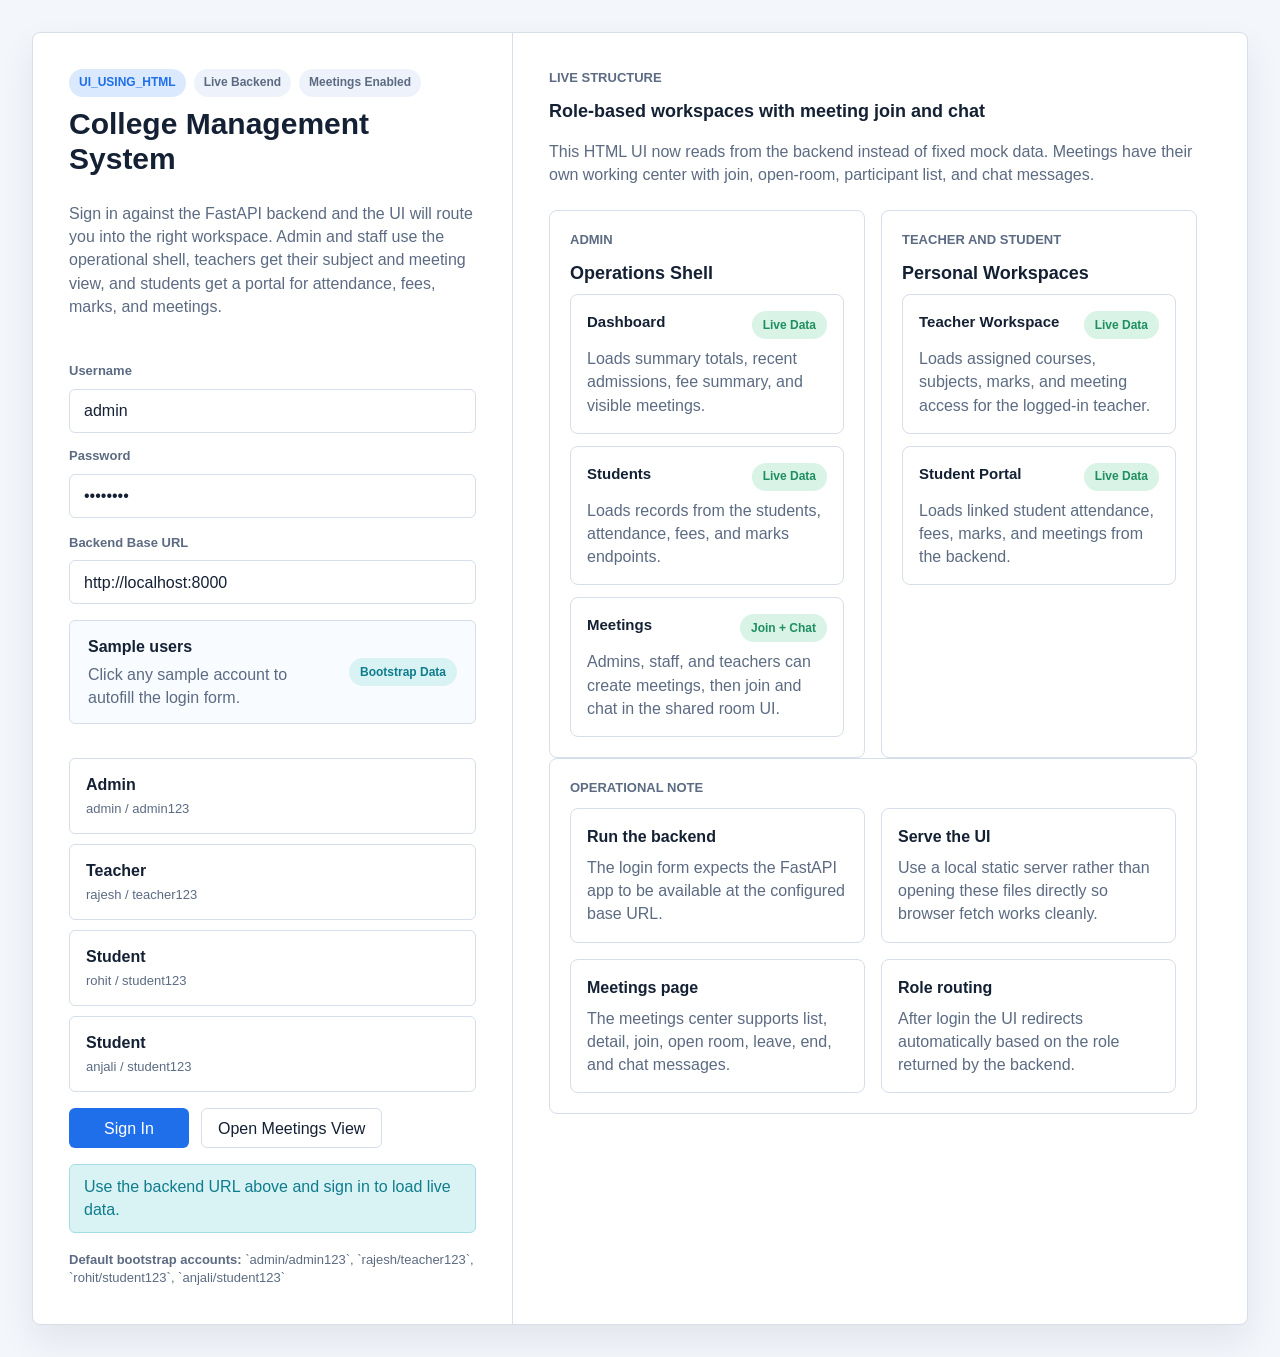
<file: UI_USING_HTML/index.html>
<!DOCTYPE html>
<html lang="en">
<head>
    <meta charset="UTF-8">
    <meta name="viewport" content="width=device-width, initial-scale=1.0">
    <title>CMS Login</title>
    <link rel="stylesheet" href="assets/css/styles.css">
</head>
<body class="login-page">
<main class="login-shell">
    <section class="auth-panel">
        <div>
            <div class="brand-lockup">
                <div class="brand-meta">
                    <span class="role-chip">UI_USING_HTML</span>
                    <span class="tag">Live Backend</span>
                    <span class="tag">Meetings Enabled</span>
                </div>
                <h1 class="brand-name">College Management System</h1>
                <p class="auth-copy muted">
                    Sign in against the FastAPI backend and the UI will route you into the right workspace.
                    Admin and staff use the operational shell, teachers get their subject and meeting view,
                    and students get a portal for attendance, fees, marks, and meetings.
                </p>
            </div>

            <div id="active-session"></div>

            <form class="auth-form" id="login-form">
                <div class="field-grid">
                    <div class="field">
                        <label for="username">Username</label>
                        <input id="username" type="text" value="admin" placeholder="Enter username">
                    </div>
                    <div class="field">
                        <label for="password">Password</label>
                        <input id="password" type="password" value="admin123" placeholder="Enter password">
                    </div>
                </div>

                <div class="field-grid">
                    <div class="field">
                        <label for="api-base">Backend Base URL</label>
                        <input id="api-base" type="url" value="http://localhost:8000" placeholder="http://localhost:8000">
                    </div>
                </div>

                <div class="notice-strip">
                    <div>
                        <strong>Sample users</strong>
                        <span class="muted">Click any sample account to autofill the login form.</span>
                    </div>
                    <span class="status-badge info">Bootstrap Data</span>
                </div>

                <div id="sample-users" class="credential-grid"></div>

                <div class="button-row">
                    <button class="button" type="submit">Sign In</button>
                    <a class="button-secondary" href="meetings.html">Open Meetings View</a>
                </div>

                <div id="login-status" class="status-banner info">Use the backend URL above and sign in to load live data.</div>
            </form>
        </div>

        <div class="footer-note">
            <strong>Default bootstrap accounts:</strong> `admin/admin123`, `rajesh/teacher123`, `rohit/student123`, `anjali/student123`
        </div>
    </section>

    <aside class="auth-aside">
        <span class="section-kicker">Live Structure</span>
        <h2 class="section-title">Role-based workspaces with meeting join and chat</h2>
        <p class="muted">
            This HTML UI now reads from the backend instead of fixed mock data. Meetings have their own
            working center with join, open-room, participant list, and chat messages.
        </p>

        <div class="overview-grid">
            <section class="overview-panel">
                <span class="section-kicker">Admin</span>
                <h3 class="page-panel-title">Operations Shell</h3>
                <div class="list-stack">
                    <article class="list-item">
                        <div class="list-item-header">
                            <h4>Dashboard</h4>
                            <span class="status-badge success">Live Data</span>
                        </div>
                        <p>Loads summary totals, recent admissions, fee summary, and visible meetings.</p>
                    </article>
                    <article class="list-item">
                        <div class="list-item-header">
                            <h4>Students</h4>
                            <span class="status-badge success">Live Data</span>
                        </div>
                        <p>Loads records from the students, attendance, fees, and marks endpoints.</p>
                    </article>
                    <article class="list-item">
                        <div class="list-item-header">
                            <h4>Meetings</h4>
                            <span class="status-badge success">Join + Chat</span>
                        </div>
                        <p>Admins, staff, and teachers can create meetings, then join and chat in the shared room UI.</p>
                    </article>
                </div>
            </section>

            <section class="overview-panel">
                <span class="section-kicker">Teacher and Student</span>
                <h3 class="page-panel-title">Personal Workspaces</h3>
                <div class="list-stack">
                    <article class="list-item">
                        <div class="list-item-header">
                            <h4>Teacher Workspace</h4>
                            <span class="status-badge success">Live Data</span>
                        </div>
                        <p>Loads assigned courses, subjects, marks, and meeting access for the logged-in teacher.</p>
                    </article>
                    <article class="list-item">
                        <div class="list-item-header">
                            <h4>Student Portal</h4>
                            <span class="status-badge success">Live Data</span>
                        </div>
                        <p>Loads linked student attendance, fees, marks, and meetings from the backend.</p>
                    </article>
                </div>
            </section>
        </div>

        <section class="page-panel">
            <span class="section-kicker">Operational Note</span>
            <div class="mini-grid">
                <article class="mini-card">
                    <h4>Run the backend</h4>
                    <p class="muted">The login form expects the FastAPI app to be available at the configured base URL.</p>
                </article>
                <article class="mini-card">
                    <h4>Serve the UI</h4>
                    <p class="muted">Use a local static server rather than opening these files directly so browser fetch works cleanly.</p>
                </article>
                <article class="mini-card">
                    <h4>Meetings page</h4>
                    <p class="muted">The meetings center supports list, detail, join, open room, leave, end, and chat messages.</p>
                </article>
                <article class="mini-card">
                    <h4>Role routing</h4>
                    <p class="muted">After login the UI redirects automatically based on the role returned by the backend.</p>
                </article>
            </div>
        </section>
    </aside>
</main>
<script type="module" src="assets/js/index.js"></script>
</body>
</html>
</file>
<file: UI_USING_HTML/assets/css/styles.css>
:root {
    color-scheme: light;
    --bg: #f3f6fb;
    --surface: #ffffff;
    --surface-alt: #e9eff8;
    --border: #d6deea;
    --text: #142033;
    --muted: #5c6b82;
    --primary: #1f6feb;
    --primary-soft: #dbe9ff;
    --success: #1f8f5f;
    --success-soft: #d9f3e6;
    --warning: #b77700;
    --warning-soft: #fff0cf;
    --danger: #c13c3c;
    --danger-soft: #ffe0e0;
    --info: #0f7c8c;
    --info-soft: #d9f3f5;
    --shadow: 0 16px 36px rgba(20, 32, 51, 0.08);
    --radius: 8px;
    --sidebar-width: 272px;
    --content-width: 1340px;
    --font: "Segoe UI", Arial, Helvetica, sans-serif;
}

* {
    box-sizing: border-box;
}

html {
    min-height: 100%;
}

body {
    min-height: 100vh;
    margin: 0;
    background: var(--bg);
    color: var(--text);
    font-family: var(--font);
    line-height: 1.45;
}

a {
    color: inherit;
    text-decoration: none;
}

button,
input,
select,
textarea {
    font: inherit;
}

.button-row,
.toolbar-actions,
.topbar-actions,
.launch-grid {
    display: flex;
    flex-wrap: wrap;
    gap: 12px;
}

.button,
.button-secondary,
.button-quiet,
.button-danger {
    display: inline-flex;
    align-items: center;
    justify-content: center;
    min-width: 120px;
    min-height: 40px;
    padding: 0 16px;
    border-radius: 6px;
    border: 1px solid transparent;
    cursor: pointer;
    transition: background 0.18s ease, border-color 0.18s ease, color 0.18s ease;
}

.button {
    background: var(--primary);
    color: #ffffff;
}

.button:hover {
    background: #175fd0;
}

.button-secondary {
    background: #ffffff;
    border-color: var(--border);
    color: var(--text);
}

.button-secondary:hover,
.button-quiet:hover {
    background: #eef3fb;
}

.button-quiet {
    background: transparent;
    border-color: var(--border);
    color: var(--muted);
}

.button-danger {
    background: var(--danger-soft);
    border-color: #f2b4b4;
    color: var(--danger);
}

.compact-button {
    min-width: 0;
    min-height: 34px;
    padding: 0 12px;
}

.status-badge,
.role-chip,
.tag {
    display: inline-flex;
    align-items: center;
    min-height: 28px;
    padding: 0 10px;
    border-radius: 999px;
    font-size: 12px;
    font-weight: 600;
    letter-spacing: 0;
    white-space: nowrap;
}

.status-badge {
    border: 1px solid transparent;
}

.status-badge.success {
    background: var(--success-soft);
    color: var(--success);
}

.status-badge.warning {
    background: var(--warning-soft);
    color: var(--warning);
}

.status-badge.danger {
    background: var(--danger-soft);
    color: var(--danger);
}

.status-badge.info {
    background: var(--info-soft);
    color: var(--info);
}

.role-chip {
    background: var(--primary-soft);
    color: var(--primary);
}

.tag {
    background: #eef3fb;
    color: var(--muted);
}

.inline-link {
    color: var(--primary);
    font-weight: 600;
}

.inline-link:hover {
    text-decoration: underline;
}

.muted {
    color: var(--muted);
}

.strong {
    font-weight: 700;
}

.login-page {
    display: flex;
    justify-content: center;
    padding: 32px;
}

.login-shell {
    display: grid;
    grid-template-columns: minmax(320px, 480px) minmax(360px, 720px);
    width: min(100%, 1320px);
    min-height: calc(100vh - 64px);
    background: var(--surface);
    border: 1px solid var(--border);
    border-radius: var(--radius);
    box-shadow: var(--shadow);
    overflow: hidden;
}

.auth-panel,
.auth-aside {
    padding: 36px;
}

.auth-panel {
    display: flex;
    flex-direction: column;
    justify-content: space-between;
    border-right: 1px solid var(--border);
}

.brand-lockup {
    display: flex;
    flex-direction: column;
    gap: 10px;
}

.brand-name {
    margin: 0;
    font-size: 30px;
    line-height: 1.15;
}

.brand-meta {
    display: flex;
    flex-wrap: wrap;
    gap: 8px;
}

.auth-copy {
    max-width: 420px;
}

.auth-form {
    display: grid;
    gap: 16px;
    margin-top: 28px;
}

.field-grid {
    display: grid;
    gap: 14px;
}

.field-grid.two {
    grid-template-columns: repeat(2, minmax(0, 1fr));
}

.field {
    display: grid;
    gap: 8px;
}

.field label {
    font-size: 13px;
    font-weight: 600;
    color: var(--muted);
}

.field input,
.field select,
.field textarea,
.search-input {
    width: 100%;
    min-height: 44px;
    padding: 0 14px;
    border: 1px solid var(--border);
    border-radius: 6px;
    background: #ffffff;
    color: var(--text);
}

.field textarea {
    min-height: 120px;
    padding: 12px 14px;
    resize: vertical;
}

.field input:focus,
.field select:focus,
.field textarea:focus,
.search-input:focus {
    outline: 2px solid rgba(31, 111, 235, 0.12);
    border-color: var(--primary);
}

.auth-support,
.overview-grid,
.section-grid,
.panel-grid,
.stats-grid,
.mini-grid,
.detail-grid {
    display: grid;
    gap: 16px;
}

.overview-grid {
    grid-template-columns: repeat(2, minmax(0, 1fr));
    margin-top: 24px;
}

.overview-panel,
.page-panel,
.mini-card,
.stat-card,
.detail-panel,
.list-item {
    background: var(--surface);
    border: 1px solid var(--border);
    border-radius: var(--radius);
}

.overview-panel,
.page-panel,
.detail-panel {
    padding: 20px;
}

.page-panel.scroll {
    overflow: auto;
}

.page-panel-title,
.section-title {
    margin: 0 0 8px;
    font-size: 18px;
}

.section-kicker {
    display: block;
    margin-bottom: 10px;
    color: var(--muted);
    font-size: 13px;
    font-weight: 600;
    text-transform: uppercase;
}

.app-shell {
    display: grid;
    grid-template-columns: var(--sidebar-width) minmax(0, 1fr);
    min-height: 100vh;
}

.sidebar {
    position: sticky;
    top: 0;
    height: 100vh;
    padding: 24px 18px;
    background: #111a2b;
    color: #edf3ff;
    display: grid;
    gap: 18px;
    align-content: start;
}

.sidebar-brand {
    display: grid;
    gap: 8px;
}

.sidebar-brand h1 {
    margin: 0;
    font-size: 22px;
}

.sidebar-brand p,
.sidebar-note {
    margin: 0;
    color: #b4c1d8;
    font-size: 13px;
}

.sidebar-toggle {
    display: none;
}

.nav-group {
    display: grid;
    gap: 6px;
}

.nav-label {
    padding: 0 10px;
    color: #b4c1d8;
    font-size: 12px;
    font-weight: 700;
    text-transform: uppercase;
}

.nav-link,
.nav-text {
    display: flex;
    align-items: center;
    min-height: 42px;
    padding: 0 12px;
    border-radius: 6px;
    color: #edf3ff;
}

.nav-link:hover {
    background: rgba(255, 255, 255, 0.08);
}

.nav-link.active {
    background: rgba(31, 111, 235, 0.24);
    color: #ffffff;
}

.nav-text {
    color: #b4c1d8;
}

.app-content {
    min-width: 0;
}

.topbar {
    position: sticky;
    top: 0;
    z-index: 3;
    display: flex;
    align-items: center;
    justify-content: space-between;
    gap: 16px;
    padding: 18px 28px;
    background: rgba(243, 246, 251, 0.92);
    border-bottom: 1px solid var(--border);
    backdrop-filter: blur(10px);
}

.topbar-left,
.topbar-right {
    display: flex;
    align-items: center;
    gap: 12px;
}

.topbar h2 {
    margin: 0;
    font-size: 22px;
}

.search-wrap {
    width: min(100%, 320px);
}

.content-wrap {
    width: min(100%, var(--content-width));
    margin: 0 auto;
    padding: 24px 28px 40px;
}

.page-header {
    display: flex;
    align-items: flex-start;
    justify-content: space-between;
    gap: 18px;
    margin-bottom: 24px;
}

.page-header h3 {
    margin: 0;
    font-size: 28px;
    line-height: 1.15;
}

.page-header p {
    margin: 6px 0 0;
    color: var(--muted);
}

.stats-grid {
    grid-template-columns: repeat(4, minmax(0, 1fr));
    margin-bottom: 24px;
}

.stat-card {
    padding: 18px;
}

.stat-label {
    margin: 0 0 10px;
    color: var(--muted);
    font-size: 13px;
    font-weight: 600;
}

.stat-value {
    margin: 0;
    font-size: 28px;
    line-height: 1.1;
}

.stat-note {
    margin: 10px 0 0;
    color: var(--muted);
    font-size: 13px;
}

.panel-grid {
    grid-template-columns: 2fr 1.2fr;
    margin-bottom: 24px;
}

.section-grid {
    grid-template-columns: repeat(2, minmax(0, 1fr));
}

.split-layout {
    display: grid;
    grid-template-columns: minmax(0, 1.8fr) minmax(280px, 0.9fr);
    gap: 16px;
}

.mini-grid {
    grid-template-columns: repeat(2, minmax(0, 1fr));
}

.mini-card {
    padding: 16px;
}

.mini-card h4,
.detail-panel h4 {
    margin: 0 0 8px;
    font-size: 16px;
}

.mini-card p,
.detail-panel p {
    margin: 0;
}

.list-stack {
    display: grid;
    gap: 12px;
}

.list-item {
    padding: 16px;
}

.list-item-header {
    display: flex;
    align-items: flex-start;
    justify-content: space-between;
    gap: 12px;
    margin-bottom: 8px;
}

.list-item h4 {
    margin: 0;
    font-size: 15px;
}

.list-item p {
    margin: 0;
    color: var(--muted);
}

.inline-meta,
.meta-row {
    display: flex;
    flex-wrap: wrap;
    gap: 8px 12px;
    margin-top: 10px;
    color: var(--muted);
    font-size: 13px;
}

.data-table {
    width: 100%;
    border-collapse: collapse;
}

.data-table th,
.data-table td {
    padding: 14px 12px;
    text-align: left;
    vertical-align: top;
    border-bottom: 1px solid var(--border);
}

.data-table th {
    color: var(--muted);
    font-size: 12px;
    font-weight: 700;
    text-transform: uppercase;
}

.data-table tbody tr:hover {
    background: #f8fbff;
}

.table-wrap {
    overflow: auto;
}

.toolbar {
    display: flex;
    align-items: center;
    justify-content: space-between;
    gap: 16px;
    margin-bottom: 18px;
}

.filter-panel {
    margin-bottom: 18px;
}

.filter-panel .field-grid {
    margin-top: 12px;
}

.detail-panel {
    display: grid;
    gap: 16px;
}

.detail-grid {
    grid-template-columns: repeat(2, minmax(0, 1fr));
}

.detail-pair {
    display: grid;
    gap: 4px;
}

.detail-pair span {
    color: var(--muted);
    font-size: 12px;
    font-weight: 600;
    text-transform: uppercase;
}

.detail-pair strong {
    font-size: 15px;
}

.timeline {
    display: grid;
    gap: 12px;
}

.timeline-item {
    display: grid;
    gap: 6px;
    padding-left: 14px;
    border-left: 3px solid var(--surface-alt);
}

.timeline-item .meta {
    color: var(--muted);
    font-size: 13px;
}

.notice-strip {
    display: flex;
    align-items: center;
    justify-content: space-between;
    gap: 12px;
    padding: 14px 18px;
    border: 1px solid var(--border);
    border-radius: 6px;
    background: #f8fbff;
    margin-bottom: 18px;
}

.notice-strip strong {
    display: block;
    margin-bottom: 4px;
}

.stack {
    display: grid;
    gap: 16px;
}

.footer-note {
    margin-top: 18px;
    color: var(--muted);
    font-size: 13px;
}

.status-banner {
    display: flex;
    align-items: center;
    min-height: 42px;
    padding: 10px 14px;
    border: 1px solid var(--border);
    border-radius: 6px;
    background: #f8fbff;
    color: var(--text);
}

.status-banner.compact {
    min-height: 36px;
    padding: 8px 12px;
    font-size: 13px;
}

.status-banner.success {
    background: var(--success-soft);
    border-color: #addabf;
    color: var(--success);
}

.status-banner.info {
    background: var(--info-soft);
    border-color: #a5dce3;
    color: var(--info);
}

.status-banner.error {
    background: var(--danger-soft);
    border-color: #f0b0b0;
    color: var(--danger);
}

.credential-grid {
    display: grid;
    gap: 10px;
}

.credential-card {
    display: grid;
    gap: 4px;
    width: 100%;
    padding: 14px 16px;
    border: 1px solid var(--border);
    border-radius: 6px;
    background: #ffffff;
    color: var(--text);
    text-align: left;
    cursor: pointer;
}

.credential-card:hover {
    background: #f7faff;
    border-color: #bed3f2;
}

.credential-card span {
    color: var(--muted);
    font-size: 13px;
}

.topbar-user {
    display: grid;
    gap: 2px;
    padding: 0 4px;
}

.topbar-user strong {
    font-size: 14px;
}

.topbar-user span {
    color: var(--muted);
    font-size: 12px;
}

.empty-state,
.loading-state {
    display: grid;
    gap: 8px;
    padding: 16px;
    border: 1px dashed var(--border);
    border-radius: 6px;
    background: #f9fbfe;
    color: var(--muted);
}

.empty-state h4,
.loading-state h4 {
    margin: 0;
    color: var(--text);
    font-size: 16px;
}

.empty-state p,
.loading-state p {
    margin: 0;
}

.error-state {
    border-style: solid;
    border-color: #efb4b4;
    background: #fff4f4;
    color: var(--danger);
}

.detail-section {
    display: grid;
    gap: 10px;
}

.detail-line {
    display: flex;
    align-items: center;
    justify-content: space-between;
    gap: 12px;
    padding: 12px 14px;
    border: 1px solid var(--border);
    border-radius: 6px;
    background: #fcfdff;
}

.detail-line span {
    color: var(--muted);
    text-align: right;
}

.meeting-layout {
    display: grid;
    grid-template-columns: minmax(280px, 360px) minmax(0, 1fr);
    gap: 16px;
}

.meeting-list {
    display: grid;
    gap: 10px;
}

.meeting-card {
    display: grid;
    gap: 8px;
    width: 100%;
    padding: 14px;
    border: 1px solid var(--border);
    border-radius: 6px;
    background: #ffffff;
    text-align: left;
    cursor: pointer;
}

.meeting-card:hover,
.meeting-card.active {
    border-color: #bed3f2;
    background: #f7faff;
}

.meeting-card-title {
    font-weight: 700;
    color: var(--text);
}

.meeting-card-meta {
    color: var(--muted);
    font-size: 13px;
}

.meeting-column {
    display: grid;
    gap: 16px;
}

.meeting-detail-head {
    display: flex;
    align-items: flex-start;
    justify-content: space-between;
    gap: 16px;
}

.participant-list {
    display: flex;
    flex-wrap: wrap;
    gap: 10px;
}

.participant-chip {
    display: grid;
    gap: 2px;
    min-width: 140px;
    padding: 10px 12px;
    border: 1px solid var(--border);
    border-radius: 6px;
    background: #fcfdff;
}

.participant-chip span {
    color: var(--muted);
    font-size: 12px;
}

.chat-panel {
    display: grid;
    gap: 14px;
}

.chat-list {
    max-height: 380px;
    overflow: auto;
    display: grid;
    gap: 12px;
}

.chat-message {
    padding: 12px 14px;
    border: 1px solid var(--border);
    border-radius: 6px;
    background: #fcfdff;
}

.chat-message p {
    margin: 8px 0 0;
    color: var(--text);
}

.chat-message-head {
    display: flex;
    align-items: center;
    justify-content: space-between;
    gap: 12px;
    color: var(--muted);
    font-size: 12px;
}

.hidden {
    display: none !important;
}

.mobile-only {
    display: none;
}

@media (max-width: 1180px) {
    .stats-grid {
        grid-template-columns: repeat(2, minmax(0, 1fr));
    }

    .panel-grid,
    .split-layout,
    .section-grid,
    .overview-grid,
    .meeting-layout {
        grid-template-columns: 1fr;
    }
}

@media (max-width: 920px) {
    .login-page {
        padding: 16px;
    }

    .login-shell {
        grid-template-columns: 1fr;
        min-height: auto;
    }

    .auth-panel {
        border-right: 0;
        border-bottom: 1px solid var(--border);
    }

    .app-shell {
        grid-template-columns: 1fr;
    }

    .sidebar {
        position: fixed;
        inset: 0 auto 0 0;
        width: min(82vw, var(--sidebar-width));
        transform: translateX(-100%);
        transition: transform 0.2s ease;
        z-index: 5;
    }

    .sidebar-open .sidebar {
        transform: translateX(0);
    }

    .mobile-only {
        display: inline-flex;
    }

    .topbar {
        padding: 16px;
    }

    .content-wrap {
        padding: 20px 16px 32px;
    }

    .page-header {
        flex-direction: column;
    }

    .field-grid.two,
    .stats-grid,
    .mini-grid,
    .detail-grid {
        grid-template-columns: 1fr;
    }

    .search-wrap {
        display: none;
    }
}
</file>
